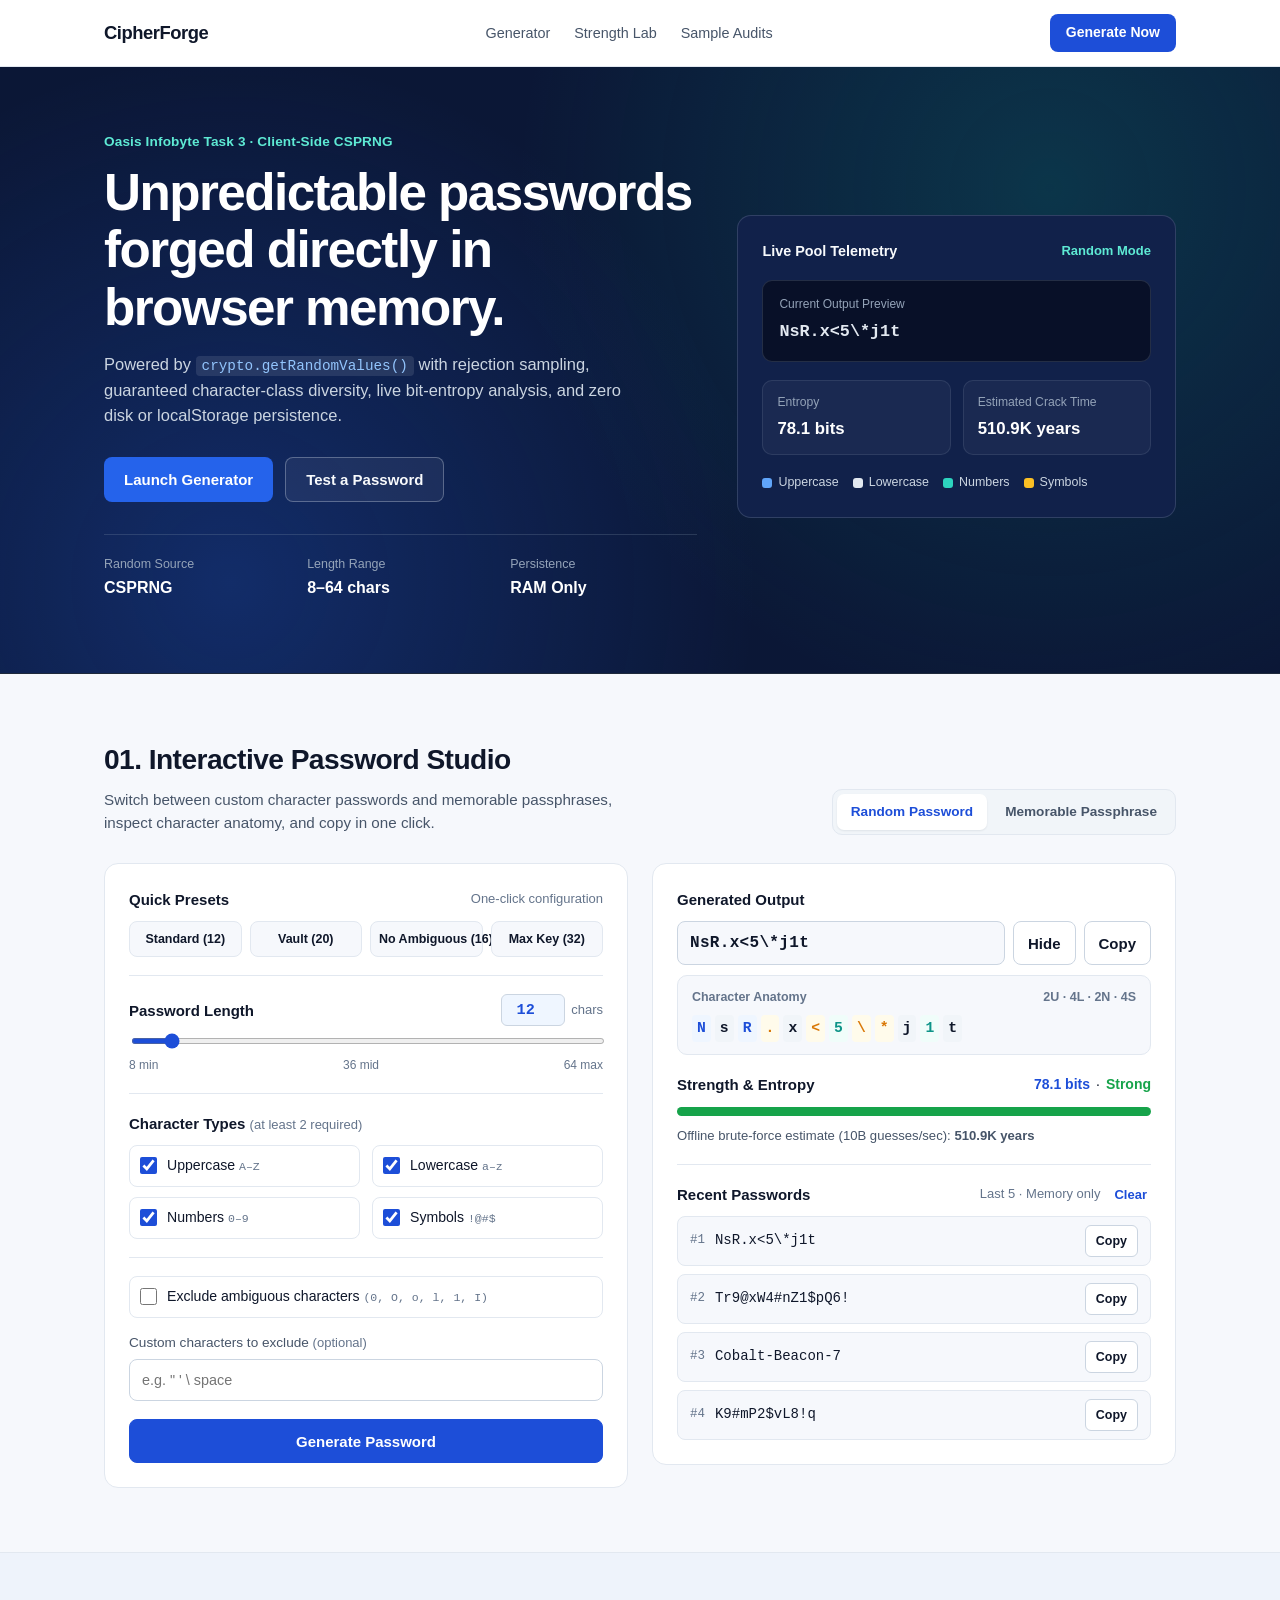
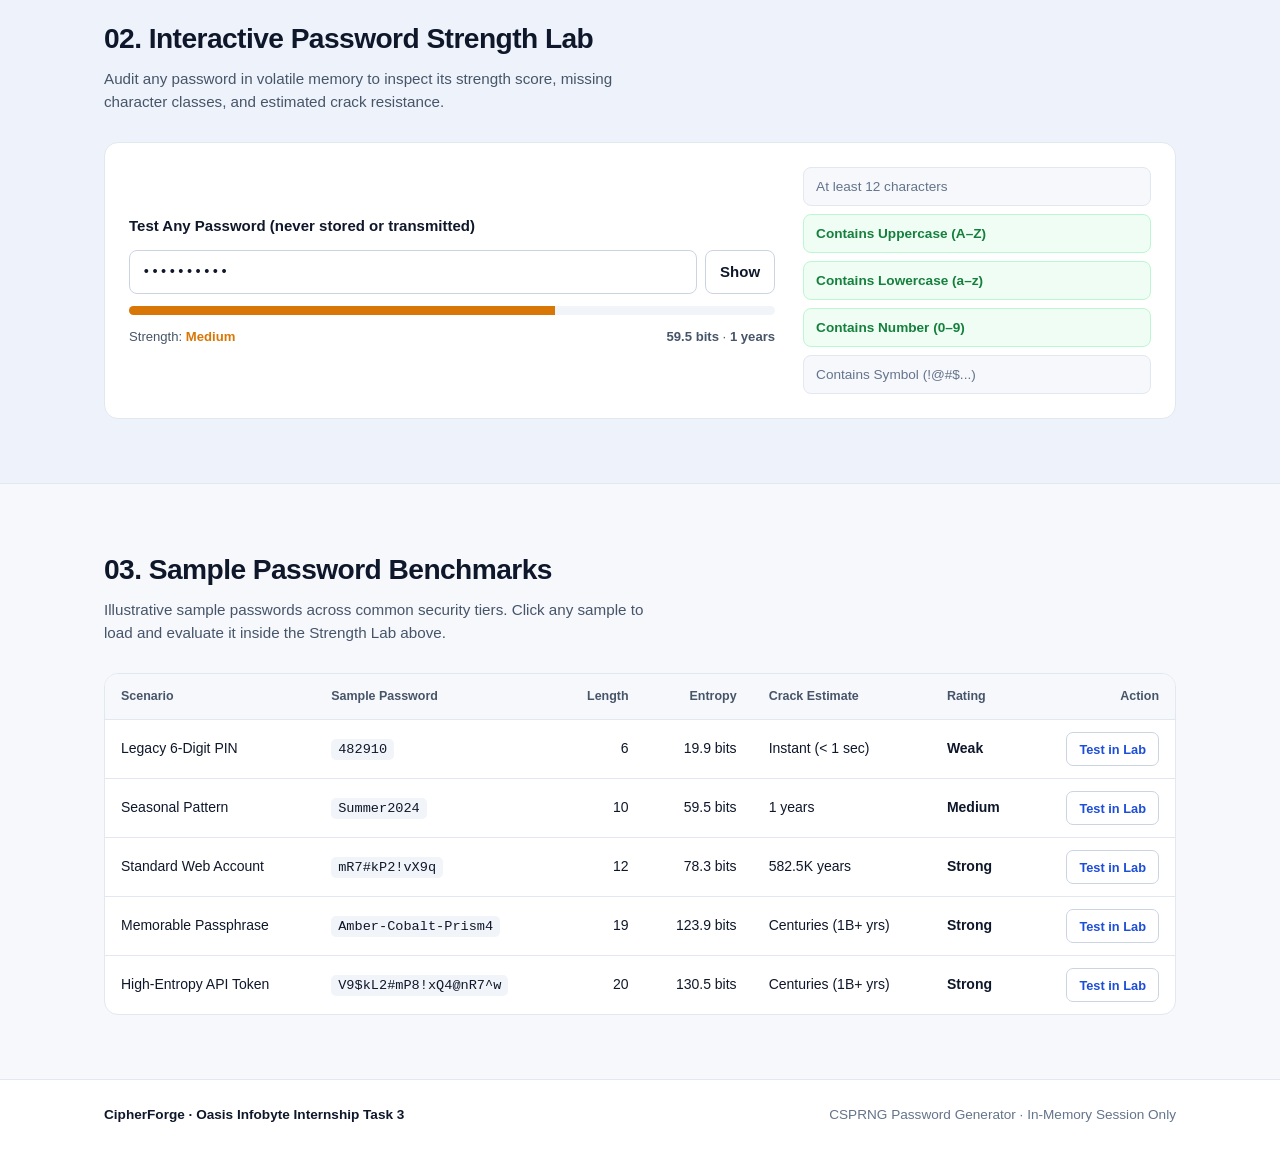
<file: Python-Task3-PasswordGenerator/index.html>
<!DOCTYPE html>
<html lang="en">
<head>
  <meta charset="UTF-8" />
  <meta name="viewport" content="width=device-width, initial-scale=1.0" />
  <title>CipherForge — Cryptographic Random Password Generator</title>
  <link rel="stylesheet" href="style.css" />
</head>
<body>
  <!-- Three-zone Top Navigation Bar -->
  <header class="top-bar">
    <div class="top-bar-inner">
      <a href="#top" class="brand-mark">CipherForge</a>
      <nav class="top-nav" aria-label="Primary navigation">
        <a href="#generator" class="nav-link">Generator</a>
        <a href="#entropy-lab" class="nav-link">Strength Lab</a>
        <a href="#sample-audits" class="nav-link">Sample Audits</a>
      </nav>
      <a href="#generator" class="nav-cta" id="header-generate-cta">Generate Now</a>
    </div>
  </header>

  <main id="top">
    <!-- Vibrant Editorial Hero Section -->
    <section class="hero-section">
      <div class="container hero-grid">
        <div class="hero-copy">
          <p class="hero-kicker">Oasis Infobyte Task 3 · Client-Side CSPRNG</p>
          <h1 class="hero-title">Unpredictable passwords forged directly in browser memory.</h1>
          <p class="hero-lead">
            Powered by <code>crypto.getRandomValues()</code> with rejection sampling, guaranteed character-class diversity, live bit-entropy analysis, and zero disk or localStorage persistence.
          </p>
          <div class="hero-actions">
            <a href="#generator" class="btn-hero-primary">Launch Generator</a>
            <a href="#entropy-lab" class="btn-hero-secondary">Test a Password</a>
          </div>
          <dl class="hero-metrics">
            <div class="metric-item">
              <dt>Random Source</dt>
              <dd>CSPRNG</dd>
            </div>
            <div class="metric-item">
              <dt>Length Range</dt>
              <dd class="tabular">8–64 chars</dd>
            </div>
            <div class="metric-item">
              <dt>Persistence</dt>
              <dd>RAM Only</dd>
            </div>
          </dl>
        </div>

        <!-- Interactive Live Preview Card in Hero -->
        <aside class="hero-visual-panel" aria-label="Live entropy highlight">
          <div class="visual-panel-header">
            <span class="visual-panel-title">Live Pool Telemetry</span>
            <span class="visual-panel-note" id="hero-mode-label">Random Mode</span>
          </div>
          <div class="visual-sample-box">
            <span class="sample-caption">Current Output Preview</span>
            <div class="visual-password-preview" id="hero-preview-chars" aria-live="polite">
              Click Generate to forge
            </div>
          </div>
          <div class="visual-stats-grid">
            <div class="visual-stat">
              <span class="stat-label">Entropy</span>
              <span class="stat-value tabular" id="hero-entropy-bits">0.0 bits</span>
            </div>
            <div class="visual-stat">
              <span class="stat-label">Estimated Crack Time</span>
              <span class="stat-value tabular" id="hero-crack-time">—</span>
            </div>
          </div>
          <div class="legend-row" aria-label="Character color legend">
            <span class="legend-item"><span class="swatch swatch-upper"></span>Uppercase</span>
            <span class="legend-item"><span class="swatch swatch-lower"></span>Lowercase</span>
            <span class="legend-item"><span class="swatch swatch-digit"></span>Numbers</span>
            <span class="legend-item"><span class="swatch swatch-symbol"></span>Symbols</span>
          </div>
        </aside>
      </div>
    </section>

    <!-- Primary Interactive Password Generator Section -->
    <section id="generator" class="section-block">
      <div class="container">
        <div class="section-heading-row">
          <div>
            <h2 class="section-title">01. Interactive Password Studio</h2>
            <p class="section-subtitle">
              Switch between custom character passwords and memorable passphrases, inspect character anatomy, and copy in one click.
            </p>
          </div>
          <div class="mode-switch" role="tablist" aria-label="Generation mode">
            <button type="button" role="tab" aria-selected="true" id="tab-random" class="mode-tab is-active">
              Random Password
            </button>
            <button type="button" role="tab" aria-selected="false" id="tab-passphrase" class="mode-tab">
              Memorable Passphrase
            </button>
          </div>
        </div>

        <div class="workspace-grid">
          <!-- Left Configuration Panel -->
          <div class="panel">
            <!-- Quick Presets -->
            <div class="panel-section">
              <div class="field-header">
                <span class="field-label">Quick Presets</span>
                <span class="hint-inline">One-click configuration</span>
              </div>
              <div class="preset-row">
                <button type="button" class="preset-btn" data-preset="standard">Standard (12)</button>
                <button type="button" class="preset-btn" data-preset="strong">Vault (20)</button>
                <button type="button" class="preset-btn" data-preset="readable">No Ambiguous (16)</button>
                <button type="button" class="preset-btn" data-preset="max">Max Key (32)</button>
              </div>
            </div>

            <hr class="divider" />

            <!-- Random Password Controls -->
            <div id="random-controls">
              <div class="panel-section">
                <div class="field-header">
                  <label for="length-slider" class="field-label">Password Length</label>
                  <div class="length-readout-wrap">
                    <input
                      id="length-number"
                      type="number"
                      min="8"
                      max="64"
                      value="12"
                      class="length-input"
                      aria-label="Password length number"
                    />
                    <span class="length-unit">chars</span>
                  </div>
                </div>

                <input
                  id="length-slider"
                  type="range"
                  min="8"
                  max="64"
                  value="12"
                  class="range-slider"
                />
                <div class="range-bounds" aria-hidden="true">
                  <span>8 min</span>
                  <span>36 mid</span>
                  <span>64 max</span>
                </div>
              </div>

              <hr class="divider" />

              <div class="panel-section">
                <p class="field-label">Character Types <span class="hint-inline">(at least 2 required)</span></p>
                <div class="checkbox-grid">
                  <label class="checkbox-item">
                    <input type="checkbox" id="opt-upper" checked />
                    <span>Uppercase <span class="char-sample">A–Z</span></span>
                  </label>
                  <label class="checkbox-item">
                    <input type="checkbox" id="opt-lower" checked />
                    <span>Lowercase <span class="char-sample">a–z</span></span>
                  </label>
                  <label class="checkbox-item">
                    <input type="checkbox" id="opt-numbers" checked />
                    <span>Numbers <span class="char-sample">0–9</span></span>
                  </label>
                  <label class="checkbox-item">
                    <input type="checkbox" id="opt-symbols" checked />
                    <span>Symbols <span class="char-sample">!@#$</span></span>
                  </label>
                </div>
              </div>

              <hr class="divider" />

              <div class="panel-section">
                <label class="checkbox-item checkbox-full">
                  <input type="checkbox" id="opt-exclude-ambiguous" />
                  <span>Exclude ambiguous characters <span class="char-sample">(0, O, o, l, 1, I)</span></span>
                </label>

                <div class="custom-exclude-wrap">
                  <label for="custom-exclude-input" class="custom-exclude-label">
                    Custom characters to exclude <span class="hint-inline">(optional)</span>
                  </label>
                  <input
                    id="custom-exclude-input"
                    type="text"
                    placeholder="e.g. &quot; ' \ space"
                    class="text-input"
                    maxlength="32"
                  />
                </div>
              </div>
            </div>

            <!-- Passphrase Controls (shown when Passphrase tab active) -->
            <div id="passphrase-controls" hidden>
              <div class="panel-section">
                <div class="field-header">
                  <label for="word-count-slider" class="field-label">Word Count</label>
                  <div class="length-readout-wrap">
                    <span id="word-count-readout" class="length-badge tabular">4</span>
                    <span class="length-unit">words</span>
                  </div>
                </div>
                <input
                  id="word-count-slider"
                  type="range"
                  min="3"
                  max="8"
                  value="4"
                  class="range-slider"
                />
                <div class="range-bounds" aria-hidden="true">
                  <span>3 min</span>
                  <span>8 max</span>
                </div>
              </div>

              <hr class="divider" />

              <div class="panel-section">
                <label for="separator-select" class="field-label">Word Separator</label>
                <select id="separator-select" class="select-input">
                  <option value="-">Hyphen ( - )</option>
                  <option value=".">Period ( . )</option>
                  <option value="_">Underscore ( _ )</option>
                  <option value=" ">Space (   )</option>
                </select>
              </div>

              <hr class="divider" />

              <div class="panel-section">
                <div class="checkbox-grid">
                  <label class="checkbox-item">
                    <input type="checkbox" id="opt-capitalize-words" checked />
                    <span>Capitalize Words</span>
                  </label>
                  <label class="checkbox-item">
                    <input type="checkbox" id="opt-append-number" checked />
                    <span>Append Secure Digit</span>
                  </label>
                </div>
              </div>
            </div>

            <div id="error-banner" class="error-banner" role="alert" hidden></div>

            <div class="action-row">
              <button type="button" id="generate-btn" class="btn-primary">
                Generate Password
              </button>
            </div>
          </div>

          <!-- Right Output, Anatomy, Strength & History Panel -->
          <div class="panel">
            <div class="panel-section">
              <div class="field-header">
                <label for="password-output" class="field-label">Generated Output</label>
                <span id="copy-status" class="copy-status" role="status" aria-live="polite"></span>
              </div>

              <div class="output-group">
                <input
                  id="password-output"
                  type="text"
                  readonly
                  placeholder="Click Generate Password"
                  class="password-field"
                  aria-label="Generated password"
                />
                <button type="button" id="toggle-visibility-btn" class="btn-secondary">
                  Hide
                </button>
                <button type="button" id="copy-btn" class="btn-secondary">
                  Copy
                </button>
              </div>

              <!-- Color-coded Character Anatomy Strip -->
              <div class="anatomy-box" aria-label="Color-coded character breakdown">
                <div class="anatomy-header">
                  <span>Character Anatomy</span>
                  <span id="anatomy-counts" class="tabular">Ready</span>
                </div>
                <div id="anatomy-tokens" class="anatomy-tokens">
                  <span class="anatomy-placeholder">Characters will appear color-coded by type after generation.</span>
                </div>
              </div>
            </div>

            <div class="panel-section strength-section">
              <div class="field-header">
                <span class="field-label">Strength &amp; Entropy</span>
                <div class="strength-readout">
                  <span id="entropy-readout" class="entropy-readout tabular">0.0 bits</span>
                  <span aria-hidden="true">·</span>
                  <span id="strength-label" class="strength-label">None</span>
                </div>
              </div>
              <div class="strength-track" aria-hidden="true">
                <div id="strength-bar" class="strength-bar"></div>
              </div>
              <p class="crack-estimate-line">
                Offline brute-force estimate (10B guesses/sec): <strong id="crack-time-text" class="tabular">—</strong>
              </p>
            </div>

            <hr class="divider" />

            <div class="panel-section">
              <div class="field-header">
                <h3 class="field-label">Recent Passwords</h3>
                <div class="history-actions">
                  <span class="hint-inline">Last 5 · Memory only</span>
                  <button type="button" id="clear-history-btn" class="btn-text-link">Clear</button>
                </div>
              </div>
              <ul id="history-list" class="history-list">
                <li class="history-empty">No passwords generated yet in this session.</li>
              </ul>
            </div>
          </div>
        </div>
      </div>
    </section>

    <!-- Unique Interactive Feature: Live Password Strength Sandbox -->
    <section id="entropy-lab" class="section-block section-tinted">
      <div class="container">
        <div class="section-heading-row">
          <div>
            <h2 class="section-title">02. Interactive Password Strength Lab</h2>
            <p class="section-subtitle">
              Audit any password in volatile memory to inspect its strength score, missing character classes, and estimated crack resistance.
            </p>
          </div>
        </div>

        <div class="lab-card">
          <div class="lab-input-col">
            <label for="audit-input" class="field-label">Test Any Password (never stored or transmitted)</label>
            <div class="output-group">
              <input
                id="audit-input"
                type="password"
                placeholder="Type a password to test its resilience..."
                class="text-input audit-field"
              />
              <button type="button" id="audit-toggle-btn" class="btn-secondary">Show</button>
            </div>

            <div class="strength-track" aria-hidden="true">
              <div id="audit-bar" class="strength-bar"></div>
            </div>
            <div class="field-header">
              <span class="crack-estimate-line">
                Strength: <strong id="audit-strength-label">None</strong>
              </span>
              <span class="crack-estimate-line tabular">
                <strong id="audit-entropy">0.0 bits</strong> · <strong id="audit-crack-time">—</strong>
              </span>
            </div>
          </div>

          <div class="lab-checklist" aria-label="Password quality checks">
            <div class="check-row" id="chk-len">At least 12 characters</div>
            <div class="check-row" id="chk-upper">Contains Uppercase (A–Z)</div>
            <div class="check-row" id="chk-lower">Contains Lowercase (a–z)</div>
            <div class="check-row" id="chk-digit">Contains Number (0–9)</div>
            <div class="check-row" id="chk-symbol">Contains Symbol (!@#$...)</div>
          </div>
        </div>
      </div>
    </section>

    <!-- Interactive Sample Password Benchmarks (Dummy Data) -->
    <section id="sample-audits" class="section-block">
      <div class="container">
        <div class="section-heading-row">
          <div>
            <h2 class="section-title">03. Sample Password Benchmarks</h2>
            <p class="section-subtitle">
              Illustrative sample passwords across common security tiers. Click any sample to load and evaluate it inside the Strength Lab above.
            </p>
          </div>
        </div>

        <div class="benchmark-card">
          <div class="benchmark-table-wrap">
            <table class="benchmark-table">
              <thead>
                <tr>
                  <th>Scenario</th>
                  <th>Sample Password</th>
                  <th class="num-col">Length</th>
                  <th class="num-col">Entropy</th>
                  <th>Crack Estimate</th>
                  <th>Rating</th>
                  <th class="action-col">Action</th>
                </tr>
              </thead>
              <tbody id="sample-benchmarks-body"></tbody>
            </table>
          </div>
        </div>
      </div>
    </section>
  </main>

  <footer class="site-footer">
    <div class="container footer-inner">
      <span class="footer-brand">CipherForge · Oasis Infobyte Internship Task 3</span>
      <span class="footer-note">CSPRNG Password Generator · In-Memory Session Only</span>
    </div>
  </footer>

  <script src="script.js"></script>
</body>
</html>
</file>
<file: Python-Task3-PasswordGenerator/style.css>
*,
*::before,
*::after {
  box-sizing: border-box;
}

:root {
  --bg-canvas: #f6f8fc;
  --bg-tinted: #eef3fb;
  --bg-surface: #ffffff;
  --bg-subtle: #f1f5f9;
  --border-hairline: #e2e8f0;
  --border-strong: #cbd5e1;

  --text-primary: #0f172a;
  --text-secondary: #475569;
  --text-muted: #64748b;

  --cobalt-700: #1d4ed8;
  --cobalt-800: #1e40af;
  --cobalt-50: #eff6ff;
  --teal-600: #0d9488;
  --teal-50: #f0fdfa;
  --amber-600: #d97706;
  --amber-50: #fffbeb;
  --crimson-600: #dc2626;
  --crimson-50: #fef2f2;
  --emerald-600: #16a34a;
  --emerald-50: #f0fdf4;

  --hero-bg: #0b1736;
  --hero-card: #11214a;
  --hero-border: rgba(148, 163, 184, 0.24);
}

html {
  scroll-behavior: smooth;
}

body {
  margin: 0;
  min-height: 100vh;
  background-color: var(--bg-canvas);
  color: var(--text-primary);
  font-family: "Plus Jakarta Sans", "Segoe UI", -apple-system, BlinkMacSystemFont, sans-serif;
  line-height: 1.55;
  -webkit-font-smoothing: antialiased;
}

code {
  font-family: "JetBrains Mono", ui-monospace, "Cascadia Mono", "SFMono-Regular", Consolas, monospace;
  font-size: 0.87em;
}

.tabular {
  font-variant-numeric: tabular-nums;
}

.container {
  max-width: 1120px;
  margin: 0 auto;
  padding: 0 24px;
}

/* Top Navigation Bar (Three-zone contract) */
.top-bar {
  position: sticky;
  top: 0;
  z-index: 40;
  background-color: rgba(255, 255, 255, 0.92);
  backdrop-filter: blur(10px);
  border-bottom: 1px solid var(--border-hairline);
}

.top-bar-inner {
  max-width: 1120px;
  margin: 0 auto;
  padding: 14px 24px;
  display: flex;
  align-items: center;
  justify-content: space-between;
  gap: 32px;
}

.brand-mark {
  font-size: 1.15rem;
  font-weight: 800;
  letter-spacing: -0.025em;
  color: var(--text-primary);
  text-decoration: none;
  white-space: nowrap;
  flex-shrink: 0;
}

.top-nav {
  display: flex;
  align-items: center;
  gap: 24px;
}

.nav-link {
  font-size: 0.9rem;
  font-weight: 500;
  color: var(--text-secondary);
  text-decoration: none;
  white-space: nowrap;
  flex-shrink: 0;
  transition: color 150ms ease;
}

.nav-link:hover {
  color: var(--cobalt-700);
}

.nav-cta {
  display: inline-flex;
  align-items: center;
  justify-content: center;
  min-height: 38px;
  padding: 8px 16px;
  border-radius: 8px;
  background-color: var(--cobalt-700);
  color: #ffffff;
  font-size: 0.875rem;
  font-weight: 600;
  text-decoration: none;
  white-space: nowrap;
  flex-shrink: 0;
  transition: background-color 150ms ease;
}

.nav-cta:hover {
  background-color: var(--cobalt-800);
}

/* Vibrant Cobalt-Navy Hero Section */
.hero-section {
  background: radial-gradient(circle at 82% 20%, rgba(13, 148, 136, 0.24), transparent 46%),
              radial-gradient(circle at 18% 85%, rgba(37, 99, 235, 0.28), transparent 45%),
              var(--hero-bg);
  color: #f8fafc;
  padding: 64px 0 72px;
  border-bottom: 1px solid #1e293b;
}

.hero-grid {
  display: grid;
  grid-template-columns: minmax(0, 1.15fr) minmax(0, 0.85fr);
  gap: 40px;
  align-items: center;
}

.hero-kicker {
  margin: 0 0 12px;
  font-size: 0.85rem;
  font-weight: 600;
  color: #5eead4;
  letter-spacing: 0.01em;
}

.hero-title {
  margin: 0 0 16px;
  font-size: clamp(2.15rem, 4vw, 3.25rem);
  font-weight: 800;
  line-height: 1.12;
  letter-spacing: -0.03em;
  color: #ffffff;
  text-wrap: balance;
}

.hero-lead {
  margin: 0 0 28px;
  font-size: 1.03rem;
  color: #cbd5e1;
  max-width: 58ch;
}

.hero-lead code {
  background-color: rgba(255, 255, 255, 0.1);
  color: #93c5fd;
  padding: 2px 6px;
  border-radius: 4px;
}

.hero-actions {
  display: flex;
  flex-wrap: wrap;
  gap: 12px;
  margin-bottom: 32px;
}

.btn-hero-primary,
.btn-hero-secondary {
  display: inline-flex;
  align-items: center;
  justify-content: center;
  min-height: 44px;
  padding: 10px 20px;
  border-radius: 8px;
  font-size: 0.9375rem;
  font-weight: 600;
  text-decoration: none;
  white-space: nowrap;
  transition: background-color 150ms ease, border-color 150ms ease;
}

.btn-hero-primary {
  background-color: #2563eb;
  color: #ffffff;
}

.btn-hero-primary:hover {
  background-color: #1d4ed8;
}

.btn-hero-secondary {
  border: 1px solid rgba(203, 213, 225, 0.35);
  background-color: rgba(255, 255, 255, 0.06);
  color: #f8fafc;
}

.btn-hero-secondary:hover {
  background-color: rgba(255, 255, 255, 0.14);
}

.hero-metrics {
  display: grid;
  grid-template-columns: repeat(3, minmax(0, 1fr));
  gap: 16px;
  margin: 0;
  padding-top: 20px;
  border-top: 1px solid rgba(148, 163, 184, 0.22);
}

.metric-item dt {
  font-size: 0.78rem;
  color: #94a3b8;
  margin-bottom: 2px;
}

.metric-item dd {
  margin: 0;
  font-size: 1rem;
  font-weight: 700;
  color: #ffffff;
}

/* Hero Visual Telemetry Card */
.hero-visual-panel {
  background-color: var(--hero-card);
  border: 1px solid var(--hero-border);
  border-radius: 14px;
  padding: 24px;
  display: flex;
  flex-direction: column;
  gap: 18px;
}

.visual-panel-header {
  display: flex;
  justify-content: space-between;
  align-items: center;
  gap: 12px;
}

.visual-panel-title {
  font-size: 0.9rem;
  font-weight: 700;
  color: #f8fafc;
}

.visual-panel-note {
  font-size: 0.8125rem;
  font-weight: 600;
  color: #5eead4;
}

.visual-sample-box {
  background-color: #081028;
  border: 1px solid rgba(148, 163, 184, 0.2);
  border-radius: 10px;
  padding: 14px 16px;
}

.sample-caption {
  display: block;
  font-size: 0.75rem;
  color: #94a3b8;
  margin-bottom: 6px;
}

.visual-password-preview {
  font-family: "JetBrains Mono", ui-monospace, "Cascadia Mono", Consolas, monospace;
  font-size: 1.05rem;
  font-weight: 600;
  color: #e2e8f0;
  word-break: break-all;
  min-height: 28px;
}

.visual-stats-grid {
  display: grid;
  grid-template-columns: repeat(2, minmax(0, 1fr));
  gap: 12px;
}

.visual-stat {
  background-color: rgba(255, 255, 255, 0.04);
  border: 1px solid rgba(148, 163, 184, 0.16);
  border-radius: 10px;
  padding: 12px 14px;
  display: flex;
  flex-direction: column;
  gap: 4px;
}

.stat-label {
  font-size: 0.76rem;
  color: #94a3b8;
}

.stat-value {
  font-size: 1.05rem;
  font-weight: 700;
  color: #ffffff;
}

.legend-row {
  display: flex;
  flex-wrap: wrap;
  gap: 14px;
  font-size: 0.78rem;
  color: #cbd5e1;
}

.legend-item {
  display: inline-flex;
  align-items: center;
  gap: 6px;
}

.swatch {
  width: 10px;
  height: 10px;
  border-radius: 3px;
  display: inline-block;
}

.swatch-upper { background-color: #60a5fa; }
.swatch-lower { background-color: #e2e8f0; }
.swatch-digit { background-color: #2dd4bf; }
.swatch-symbol { background-color: #fbbf24; }

/* Sections */
.section-block {
  padding: 64px 0;
}

.section-tinted {
  background-color: var(--bg-tinted);
  border-top: 1px solid var(--border-hairline);
  border-bottom: 1px solid var(--border-hairline);
}

.section-heading-row {
  display: flex;
  flex-wrap: wrap;
  align-items: flex-end;
  justify-content: space-between;
  gap: 16px;
  margin-bottom: 28px;
}

.section-title {
  margin: 0 0 6px;
  font-size: clamp(1.4rem, 2.2vw, 1.85rem);
  font-weight: 700;
  letter-spacing: -0.02em;
  color: var(--text-primary);
}

.section-subtitle {
  margin: 0;
  font-size: 0.95rem;
  color: var(--text-secondary);
  max-width: 64ch;
}

/* Mode Segmented Switch */
.mode-switch {
  display: inline-flex;
  padding: 4px;
  background-color: var(--bg-subtle);
  border: 1px solid var(--border-hairline);
  border-radius: 10px;
  gap: 4px;
}

.mode-tab {
  min-height: 36px;
  padding: 6px 14px;
  border: 0;
  border-radius: 7px;
  background: transparent;
  color: var(--text-secondary);
  font-family: inherit;
  font-size: 0.85rem;
  font-weight: 600;
  cursor: pointer;
  white-space: nowrap;
  transition: background-color 150ms ease, color 150ms ease;
}

.mode-tab.is-active {
  background-color: var(--bg-surface);
  color: var(--cobalt-700);
  box-shadow: 0 1px 2px rgba(15, 23, 42, 0.08);
}

/* Generator Workspace */
.workspace-grid {
  display: grid;
  grid-template-columns: repeat(2, minmax(0, 1fr));
  gap: 24px;
  align-items: start;
}

.panel {
  background-color: var(--bg-surface);
  border: 1px solid var(--border-hairline);
  border-radius: 14px;
  padding: 24px;
}

.panel-section {
  display: flex;
  flex-direction: column;
  gap: 10px;
}

.divider {
  border: 0;
  border-top: 1px solid var(--border-hairline);
  margin: 18px 0;
}

.field-header {
  display: flex;
  align-items: center;
  justify-content: space-between;
  gap: 12px;
}

.field-label {
  margin: 0;
  font-size: 0.9375rem;
  font-weight: 600;
  color: var(--text-primary);
}

.hint-inline {
  font-size: 0.8125rem;
  font-weight: 400;
  color: var(--text-muted);
}

.preset-row {
  display: grid;
  grid-template-columns: repeat(4, minmax(0, 1fr));
  gap: 8px;
}

.preset-btn {
  min-height: 36px;
  padding: 6px 8px;
  border: 1px solid var(--border-hairline);
  border-radius: 8px;
  background-color: var(--bg-canvas);
  color: var(--text-primary);
  font-family: inherit;
  font-size: 0.78rem;
  font-weight: 600;
  cursor: pointer;
  white-space: nowrap;
  transition: border-color 150ms ease, background-color 150ms ease, color 150ms ease;
}

.preset-btn:hover {
  border-color: var(--cobalt-700);
  background-color: var(--cobalt-50);
  color: var(--cobalt-700);
}

.length-readout-wrap {
  display: inline-flex;
  align-items: center;
  gap: 6px;
}

.length-input,
.length-badge {
  width: 64px;
  padding: 6px 8px;
  border: 1px solid var(--border-strong);
  border-radius: 6px;
  font-family: "JetBrains Mono", ui-monospace, Consolas, monospace;
  font-size: 0.95rem;
  font-weight: 600;
  text-align: center;
  color: var(--cobalt-700);
  background-color: var(--cobalt-50);
}

.length-unit {
  font-size: 0.8125rem;
  color: var(--text-muted);
}

.range-slider {
  width: 100%;
  height: 6px;
  accent-color: var(--cobalt-700);
  cursor: pointer;
}

.range-bounds {
  display: flex;
  justify-content: space-between;
  font-size: 0.75rem;
  color: var(--text-muted);
}

.checkbox-grid {
  display: grid;
  grid-template-columns: repeat(2, minmax(0, 1fr));
  gap: 10px 12px;
}

.checkbox-item {
  display: flex;
  align-items: center;
  gap: 10px;
  min-height: 42px;
  padding: 6px 10px;
  border: 1px solid var(--border-hairline);
  border-radius: 8px;
  font-size: 0.88rem;
  color: var(--text-primary);
  cursor: pointer;
  user-select: none;
  transition: border-color 150ms ease, background-color 150ms ease;
}

.checkbox-item:hover {
  border-color: var(--cobalt-700);
  background-color: var(--cobalt-50);
}

.checkbox-item input[type="checkbox"] {
  width: 17px;
  height: 17px;
  margin: 0;
  accent-color: var(--cobalt-700);
  cursor: pointer;
  flex-shrink: 0;
}

.checkbox-full {
  width: 100%;
}

.char-sample {
  color: var(--text-muted);
  font-family: ui-monospace, Consolas, monospace;
  font-size: 0.82em;
}

.custom-exclude-wrap {
  display: flex;
  flex-direction: column;
  gap: 6px;
  margin-top: 4px;
}

.custom-exclude-label {
  font-size: 0.85rem;
  font-weight: 500;
  color: var(--text-secondary);
}

.text-input,
.select-input {
  width: 100%;
  min-height: 42px;
  padding: 8px 12px;
  border: 1px solid var(--border-strong);
  border-radius: 8px;
  background-color: var(--bg-surface);
  color: var(--text-primary);
  font-family: inherit;
  font-size: 0.9rem;
}

.error-banner {
  margin-top: 14px;
  padding: 10px 14px;
  border: 1px solid #fecaca;
  background-color: var(--crimson-50);
  color: var(--crimson-600);
  border-radius: 8px;
  font-size: 0.875rem;
  font-weight: 600;
}

.action-row {
  margin-top: 18px;
}

.btn-primary,
.btn-secondary {
  min-height: 44px;
  border-radius: 8px;
  font-family: inherit;
  font-size: 0.9375rem;
  font-weight: 600;
  cursor: pointer;
  white-space: nowrap;
  transition: background-color 150ms ease, border-color 150ms ease, transform 120ms ease;
}

.btn-primary {
  width: 100%;
  padding: 10px 18px;
  border: 1px solid var(--cobalt-700);
  background-color: var(--cobalt-700);
  color: #ffffff;
}

.btn-primary:hover {
  background-color: var(--cobalt-800);
}

.btn-primary:active {
  transform: scale(0.99);
}

.btn-secondary {
  padding: 8px 14px;
  border: 1px solid var(--border-strong);
  background-color: var(--bg-surface);
  color: var(--text-primary);
}

.btn-secondary:hover {
  background-color: var(--bg-subtle);
}

.output-group {
  display: flex;
  gap: 8px;
  align-items: stretch;
}

.password-field {
  flex: 1;
  min-width: 0;
  min-height: 44px;
  padding: 10px 12px;
  border: 1px solid var(--border-strong);
  border-radius: 8px;
  background-color: var(--bg-canvas);
  color: var(--text-primary);
  font-family: "JetBrains Mono", ui-monospace, Consolas, monospace;
  font-size: 1rem;
  font-weight: 600;
  letter-spacing: 0.02em;
}

.copy-status {
  font-size: 0.8125rem;
  font-weight: 700;
  color: var(--emerald-600);
}

.copy-status.is-error {
  color: var(--crimson-600);
}

/* Color-Coded Character Anatomy */
.anatomy-box {
  background-color: var(--bg-canvas);
  border: 1px solid var(--border-hairline);
  border-radius: 10px;
  padding: 12px 14px;
}

.anatomy-header {
  display: flex;
  justify-content: space-between;
  font-size: 0.78rem;
  font-weight: 600;
  color: var(--text-muted);
  margin-bottom: 8px;
}

.anatomy-tokens {
  display: flex;
  flex-wrap: wrap;
  gap: 4px;
  font-family: "JetBrains Mono", ui-monospace, Consolas, monospace;
  font-size: 0.92rem;
  font-weight: 600;
  min-height: 26px;
  align-items: center;
}

.anatomy-placeholder {
  font-family: inherit;
  font-size: 0.82rem;
  font-weight: 400;
  color: var(--text-muted);
}

.tok {
  padding: 2px 5px;
  border-radius: 4px;
}

.tok-upper { background-color: var(--cobalt-50); color: var(--cobalt-700); }
.tok-lower { background-color: #f1f5f9; color: #0f172a; }
.tok-digit { background-color: var(--teal-50); color: var(--teal-600); }
.tok-symbol { background-color: var(--amber-50); color: var(--amber-600); }

/* Strength & Entropy */
.strength-section {
  margin-top: 18px;
}

.strength-readout {
  display: inline-flex;
  align-items: center;
  gap: 6px;
  font-size: 0.875rem;
}

.entropy-readout {
  font-weight: 600;
  color: var(--cobalt-700);
}

.strength-label {
  font-weight: 700;
  color: var(--text-muted);
}

.strength-track {
  width: 100%;
  height: 9px;
  background-color: var(--bg-subtle);
  border-radius: 999px;
  overflow: hidden;
}

.strength-bar {
  width: 0%;
  height: 100%;
  background-color: var(--border-strong);
  transition: width 200ms cubic-bezier(0.16, 1, 0.3, 1), background-color 200ms ease;
}

.crack-estimate-line {
  margin: 0;
  font-size: 0.82rem;
  color: var(--text-secondary);
}

/* History */
.history-actions {
  display: inline-flex;
  align-items: center;
  gap: 10px;
}

.btn-text-link {
  border: 0;
  background: transparent;
  padding: 2px 4px;
  color: var(--cobalt-700);
  font-family: inherit;
  font-size: 0.8125rem;
  font-weight: 600;
  cursor: pointer;
}

.btn-text-link:hover {
  text-decoration: underline;
}

.history-list {
  list-style: none;
  margin: 0;
  padding: 0;
  display: flex;
  flex-direction: column;
  gap: 8px;
}

.history-item {
  display: flex;
  align-items: center;
  justify-content: space-between;
  gap: 10px;
  padding: 8px 12px;
  border: 1px solid var(--border-hairline);
  border-radius: 8px;
  background-color: var(--bg-canvas);
}

.history-index {
  font-family: ui-monospace, Consolas, monospace;
  font-size: 0.78rem;
  color: var(--text-muted);
  flex-shrink: 0;
}

.history-password {
  flex: 1;
  min-width: 0;
  overflow: hidden;
  text-overflow: ellipsis;
  white-space: nowrap;
  font-family: ui-monospace, Consolas, monospace;
  font-size: 0.875rem;
  color: var(--text-primary);
}

.history-copy-btn {
  min-height: 32px;
  padding: 4px 10px;
  border: 1px solid var(--border-strong);
  border-radius: 6px;
  background-color: var(--bg-surface);
  color: var(--text-primary);
  font-family: inherit;
  font-size: 0.78rem;
  font-weight: 600;
  cursor: pointer;
  flex-shrink: 0;
}

.history-copy-btn:hover {
  border-color: var(--cobalt-700);
  color: var(--cobalt-700);
}

.history-empty {
  padding: 16px 12px;
  border: 1px dashed var(--border-strong);
  border-radius: 8px;
  font-size: 0.875rem;
  color: var(--text-muted);
  text-align: center;
}

/* Strength Lab Section */
.lab-card {
  background-color: var(--bg-surface);
  border: 1px solid var(--border-hairline);
  border-radius: 14px;
  padding: 24px;
  display: grid;
  grid-template-columns: minmax(0, 1.3fr) minmax(0, 0.7fr);
  gap: 28px;
  align-items: center;
}

.lab-input-col {
  display: flex;
  flex-direction: column;
  gap: 12px;
}

.audit-field {
  font-family: "JetBrains Mono", ui-monospace, Consolas, monospace;
}

.lab-checklist {
  display: flex;
  flex-direction: column;
  gap: 8px;
}

.check-row {
  padding: 8px 12px;
  border-radius: 8px;
  border: 1px solid var(--border-hairline);
  background-color: var(--bg-canvas);
  font-size: 0.85rem;
  font-weight: 500;
  color: var(--text-muted);
  transition: background-color 150ms ease, color 150ms ease, border-color 150ms ease;
}

.check-row.is-met {
  background-color: var(--emerald-50);
  border-color: #bbf7d0;
  color: #15803d;
  font-weight: 600;
}

/* Sample Benchmarks Table */
.benchmark-card {
  background-color: var(--bg-surface);
  border: 1px solid var(--border-hairline);
  border-radius: 14px;
  overflow: hidden;
}

.benchmark-table-wrap {
  width: 100%;
  overflow-x: auto;
}

.benchmark-table {
  width: 100%;
  border-collapse: collapse;
  text-align: left;
  font-size: 0.875rem;
}

.benchmark-table th {
  padding: 13px 16px;
  background-color: var(--bg-canvas);
  border-bottom: 1px solid var(--border-hairline);
  font-size: 0.78rem;
  font-weight: 700;
  color: var(--text-secondary);
  white-space: nowrap;
}

.benchmark-table td {
  padding: 12px 16px;
  border-bottom: 1px solid var(--border-hairline);
  color: var(--text-primary);
  vertical-align: middle;
}

.benchmark-table tbody tr:last-child td {
  border-bottom: 0;
}

.benchmark-table tbody tr:hover {
  background-color: #f8faff;
}

.benchmark-table .num-col {
  text-align: right;
  font-variant-numeric: tabular-nums;
}

.benchmark-table .action-col {
  text-align: right;
}

.sample-code {
  font-family: "JetBrains Mono", ui-monospace, Consolas, monospace;
  font-size: 0.85rem;
  color: var(--text-primary);
  background-color: var(--bg-subtle);
  padding: 3px 7px;
  border-radius: 5px;
  white-space: nowrap;
}

.rating-weak { color: var(--crimson-600); font-weight: 700; }
.rating-medium { color: var(--amber-600); font-weight: 700; }
.rating-strong { color: var(--emerald-600); font-weight: 700; }

.btn-test-sample {
  min-height: 34px;
  padding: 6px 12px;
  border: 1px solid var(--border-strong);
  border-radius: 7px;
  background-color: var(--bg-surface);
  color: var(--cobalt-700);
  font-family: inherit;
  font-size: 0.8rem;
  font-weight: 600;
  cursor: pointer;
  white-space: nowrap;
  transition: background-color 150ms ease, border-color 150ms ease;
}

.btn-test-sample:hover {
  background-color: var(--cobalt-50);
  border-color: var(--cobalt-700);
}

/* Footer */
.site-footer {
  border-top: 1px solid var(--border-hairline);
  background-color: var(--bg-surface);
  padding: 24px 0;
}

.footer-inner {
  display: flex;
  flex-wrap: wrap;
  justify-content: space-between;
  align-items: center;
  gap: 12px;
  font-size: 0.85rem;
  color: var(--text-muted);
}

.footer-brand {
  font-weight: 600;
  color: var(--text-primary);
}

/* Focus states */
a:focus-visible,
button:focus-visible,
input:focus-visible,
select:focus-visible {
  outline: 2px solid var(--cobalt-700);
  outline-offset: 2px;
}

@media (max-width: 900px) {
  .hero-grid,
  .workspace-grid,
  .lab-card {
    grid-template-columns: 1fr;
  }
}

@media (max-width: 720px) {
  .top-nav {
    display: none;
  }

  .preset-row,
  .checkbox-grid {
    grid-template-columns: repeat(2, minmax(0, 1fr));
  }

  .output-group {
    flex-wrap: wrap;
  }

  .password-field {
    flex-basis: 100%;
  }

  .btn-secondary {
    flex: 1;
  }
}

@media (prefers-reduced-motion: reduce) {
  html {
    scroll-behavior: auto;
  }
  .btn-primary,
  .btn-secondary,
  .checkbox-item,
  .strength-bar,
  .check-row {
    transition: none;
  }
}
</file>
